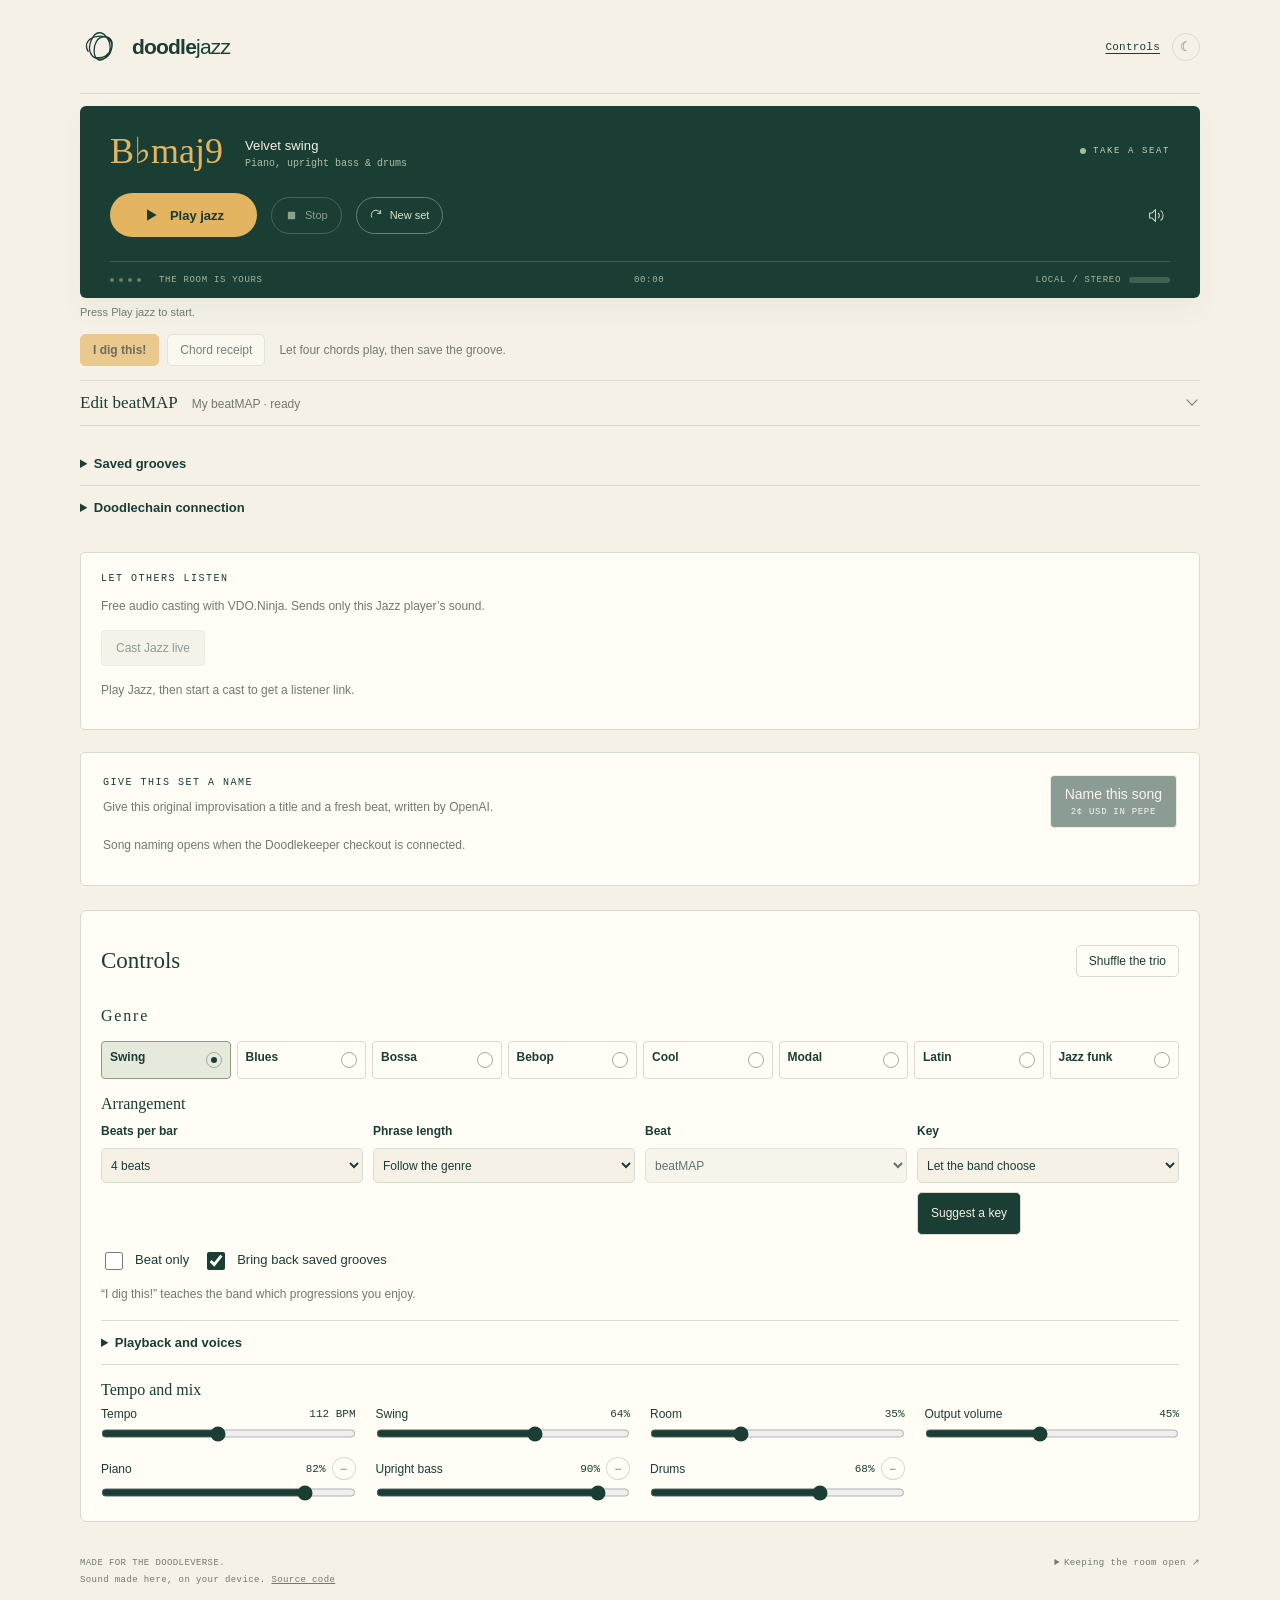
<file: index.html>
<!doctype html>
<html lang="en">
<head>
<meta charset="utf-8">
<meta name="viewport" content="width=device-width, initial-scale=1">
<meta name="color-scheme" content="light dark">
<meta name="description" content="An endless, original jazz trio for the Doodleverse. Original music played locally. Settle in, stay awhile.">
<title>Doodle Jazz · The Doodleverse jazz room</title>
<link rel="canonical" href="https://moswald14.github.io/doodle-jazz/">
<meta name="referrer" content="no-referrer">
<link rel="icon" href="data:image/svg+xml,%3Csvg xmlns='http://www.w3.org/2000/svg' viewBox='0 0 64 64'%3E%3Crect width='64' height='64' rx='16' fill='%231a3d34'/%3E%3Cpath d='M16 41C2 15 52 6 49 30S8 55 19 25 59 31 40 47 20 20 40 19' fill='none' stroke='%23e4b75f' stroke-width='3'/%3E%3C/svg%3E">
<link rel="stylesheet" href="./jazz-theme.css">
<link rel="stylesheet" href="./jazz.css?v=6">
<link rel="stylesheet" href="./jazz-radio.css">
<link rel="stylesheet" href="./jazz-beatmap.css?v=6">
<link rel="stylesheet" href="./jazz-controls.css">
</head>
<body>
<header class="masthead">
  <div class="brand"><svg viewBox="0 0 48 48" fill="none" aria-hidden="true"><path d="M10 30C-2 9 43 3 39 26S3 41 14 16 48 25 31 38 12 12 30 12 39 43 18 37" stroke="currentColor" stroke-width="1.6" stroke-linecap="round"/></svg><h1 class="wordmark">doodle<span>jazz</span></h1></div>
  <div class="edition"><a href="#jazz-controls" class="controls-link">Controls</a><button type="button" class="dark-toggle" id="night" aria-label="Dim the room" aria-pressed="false" title="Dim the room">☾</button></div>
</header>
<main>
  <section class="player" id="player" aria-label="Jazz player">
    <div class="now-row"><div class="now-meta"><span id="chord" class="chord" aria-label="Current chord">B♭maj9</span><div><p class="track-name" id="track-name">Velvet swing</p><div class="track-info" id="track-info">Piano, upright bass &amp; drums</div></div></div><div class="live"><span class="small-dot"></span><span id="live-label">TAKE A SEAT</span></div></div>
    <div class="transport"><div class="transport-left"><button type="button" class="play" id="play"><svg id="play-icon" viewBox="0 0 20 20" fill="currentColor" aria-hidden="true"><path d="M5 2.7L17 10 5 17.3Z"/></svg><span id="play-text">Play jazz</span></button><button type="button" class="quiet-button" id="stop" aria-label="Stop jazz"><svg viewBox="0 0 16 16" fill="currentColor" aria-hidden="true"><rect x="3.5" y="3.5" width="9" height="9" rx=".8"/></svg>Stop</button><button type="button" class="quiet-button" id="new-set" title="Start a fresh improvisation on the next bar"><svg viewBox="0 0 16 16" fill="none" aria-hidden="true"><path d="M12.9 5A5.4 5.4 0 102 10M13 1.8v3.6H9.4" stroke="currentColor" stroke-width="1.2" stroke-linecap="round" stroke-linejoin="round"/></svg>New set</button></div><button type="button" class="icon-button" id="mute" aria-label="Mute jazz" aria-pressed="false"><svg viewBox="0 0 20 20" fill="none" aria-hidden="true"><path d="M3 7h3l4-4v14l-4-4H3ZM13 7c2 1.5 2 4.5 0 6m3-9c4 3 4 9 0 12" stroke="currentColor" stroke-width="1.3" stroke-linejoin="round"/></svg></button></div>
    <div class="session"><div class="session-left"><span class="beat-dots" aria-hidden="true"><i></i><i></i><i></i><i></i></span><span id="position">THE ROOM IS YOURS</span></div><time id="elapsed" aria-label="Playback time">00:00</time><div class="signal-wrap"><span>LOCAL / STEREO</span><meter id="signal" min="0" max="1" value="0" aria-label="Audio output level"></meter></div></div>
  </section>
  <p class="notice" id="status" role="status" aria-live="polite">Press Play jazz to start.</p>
  <div class="groove-actions">
    <button type="button" id="dig-this" disabled>I dig this!</button>
    <button type="button" id="chord-receipt" disabled>Chord receipt</button>
    <p id="dig-status" role="status" aria-live="polite">Let four chords play, then save the groove.</p>
  </div>
  <details class="beatmap-entry" id="beatmap-panel">
    <summary id="beatmap-open"><span>Edit beatMAP</span><span id="beatmap-status" role="status"></span></summary>
    <div class="beatmap-editor">
      <button type="button" id="beatmap-restore">Return to band drums</button>
      <iframe id="beatmap-frame" title="beatMAP drum editor"></iframe>
    </div>
  </details>
  <section id="chord-library" class="groove-shelf" aria-label="Saved grooves" hidden>
    <details>
      <summary>Saved grooves</summary>
      <p id="chord-trail" class="chord-trail" aria-label="Recent chords"></p>
      <p id="library-status" role="status"></p>
      <div id="saved-chords"></div>
    </details>
    <details class="chain-connection">
      <summary>Doodlechain connection</summary>
      <form id="doodlechain-connect">
        <label for="doodlechain-address">Jazz-only HTTPS address</label>
        <div><input id="doodlechain-address" type="url" placeholder="https://" required autocomplete="off" spellcheck="false"><button type="submit">Connect</button></div>
      </form>
      <p id="doodlechain-status" role="status"></p>
    </details>
  </section>
  <section class="jazz-service" aria-label="Live casting">
    <div class="jazz-tool"><h2>LET OTHERS LISTEN</h2><p>Free audio casting with VDO.Ninja. Sends only this Jazz player’s sound.</p><div class="jazz-tool-actions"><button type="button" id="cast-jazz" disabled>Cast Jazz live</button><button type="button" id="stop-cast" hidden>Stop casting</button></div><p id="cast-status" role="status" aria-live="polite">Play Jazz, then start a cast to get a listener link.</p><p id="cast-meter" class="cast-meter"></p>
    <div id="cast-link-row" hidden><label for="cast-link">Listener link</label><input type="url" id="cast-link" readonly spellcheck="false"><div class="jazz-tool-actions"><button type="button" id="cast-copy">Copy listener link</button><a id="cast-listen" href="#" target="_blank" rel="noopener noreferrer">Open listener page ↗</a></div><p>Anyone with this link can listen. Keep Jazz open and this device awake. Pause silences the cast and Stop ends it.</p></div></div>
  </section>
  <section class="naming" aria-labelledby="naming-heading">
    <div class="naming-heading"><div><h2 id="naming-heading">GIVE THIS SET A NAME</h2><p>Give this original improvisation a title and a fresh beat, written by OpenAI.</p></div><button type="button" class="name-song" id="name-song" disabled>Name this song <small>2¢ USD IN PEPE</small></button></div>
    <p id="naming-status" role="status" aria-live="polite">Checking song naming…</p>
    <div class="naming-tools" id="naming-tools" hidden><label for="naming-wallet">Your Ethereum wallet</label><select id="naming-wallet"><option value="">Choose a wallet</option></select><label class="receipt-import">Restore receipt <input type="file" id="naming-import" accept="application/json,.json"></label></div>
    <div id="naming-review" hidden>
      <dl class="naming-details"><div><dt>Payment</dt><dd id="naming-amount"></dd></div><div><dt>To the creator</dt><dd id="naming-recipient"></dd></div><div><dt>From your wallet</dt><dd id="naming-payer"></dd></div><div><dt>Network</dt><dd>Ethereum · original PEPE</dd></div></dl>
      <p>About $0.02 worth of PEPE goes directly to the creator. Ethereum also charges a separate fee in ETH; that fee may exceed the payment.</p>
      <p id="naming-fee">Your wallet shows the final Ethereum network fee.</p><p id="naming-expiry"></p>
      <div class="naming-actions"><button type="button" id="naming-pay">Pay 2¢ in PEPE + network fee</button><button type="button" id="naming-resume" hidden>Check saved payment</button><button type="button" id="naming-retry" hidden>Retry generation · no new payment</button><button type="button" id="naming-download">Save receipt</button></div>
      <p class="naming-hash" id="naming-hash"></p><p class="naming-privacy">Keep your receipt private. It lets you recover the title and beat. Your wallet password and private keys stay in your wallet.</p>
      <div id="naming-recover" hidden><label for="naming-recovery-hash">Transaction hash from your wallet</label><input type="text" id="naming-recovery-hash" placeholder="0x…" autocomplete="off" spellcheck="false"><button type="button" id="naming-check-hash">Check this transaction</button></div>
    </div>
    <div class="naming-result" id="naming-result" hidden><p class="eyebrow">YOUR SET, NAMED</p><h3 id="naming-title"></h3><p id="naming-description"></p><button type="button" id="naming-apply">Apply beat to this set</button><p>The beat joins on the next bar and follows your drum mix. The band remembers the progression and beat for later.</p></div>
  </section>
  <section id="jazz-controls" aria-labelledby="jazz-controls-title">
    <div class="jazz-control-heading">
      <h2 id="jazz-controls-title">Controls</h2>
      <div class="jazz-tool-actions"><button type="button" id="shuffle-settings">Shuffle the trio</button><button type="button" id="undo-shuffle" hidden>Undo shuffle</button></div>
    </div>
    <p id="shuffle-info" role="status" aria-live="polite"></p>
  <section aria-labelledby="style-label"><div class="section-heading"><h2 id="style-label">Genre</h2></div><div class="styles" role="group" aria-label="Jazz genres">
    <button type="button" class="style" data-style="swing" aria-pressed="true"><span><strong>Swing</strong></span><span class="style-indicator" aria-hidden="true"></span></button>
    <button type="button" class="style" data-style="blues" aria-pressed="false"><span><strong>Blues</strong></span><span class="style-indicator" aria-hidden="true"></span></button>
    <button type="button" class="style" data-style="bossa" aria-pressed="false"><span><strong>Bossa</strong></span><span class="style-indicator" aria-hidden="true"></span></button>
    <button type="button" class="style" data-style="bebop" aria-pressed="false"><span><strong>Bebop</strong></span><span class="style-indicator" aria-hidden="true"></span></button>
    <button type="button" class="style" data-style="cool" aria-pressed="false"><span><strong>Cool</strong></span><span class="style-indicator" aria-hidden="true"></span></button>
    <button type="button" class="style" data-style="modal" aria-pressed="false"><span><strong>Modal</strong></span><span class="style-indicator" aria-hidden="true"></span></button>
    <button type="button" class="style" data-style="latin" aria-pressed="false"><span><strong>Latin</strong></span><span class="style-indicator" aria-hidden="true"></span></button>
    <button type="button" class="style" data-style="funk" aria-pressed="false"><span><strong>Jazz funk</strong></span><span class="style-indicator" aria-hidden="true"></span></button>
  </div></section>
    <div id="jazz-arrangement"></div>
    <details class="jazz-playback-options">
      <summary>Playback and voices</summary>
  <section id="radio-tools" class="jazz-tools" aria-label="Continuous playback and voice" hidden>
    <div class="jazz-tool"><h2>KEEP THE ROOM OPEN</h2><button type="button" id="never-stop" aria-pressed="false">Never stop</button><p id="never-stop-status" role="status"></p></div>
    <div class="jazz-tool"><h2>A VOICE IN THE ROOM</h2><label class="voice-switch"><input type="checkbox" id="voice-updates"> Spoken updates on this device</label><p id="voice-status" role="status"></p><p class="clock-color-row"><span id="clock-swatch" aria-hidden="true"></span>DOODLE CLOCK <span id="clock-color"></span></p></div>
  </section>
      <div id="jazz-voices"></div>
    </details>
    <div class="jazz-slider-bank">
      <h3>Tempo and mix</h3>
      <div class="jazz-slider-grid">
        <div class="jazz-slider">
          <div class="mix-head"><label for="tempo">Tempo</label><output id="tempo-value" for="tempo">112 BPM</output></div>
          <input id="tempo" type="range" min="55" max="180" value="112">
        </div>
        <div class="jazz-slider">
          <div class="mix-head"><label for="swing">Swing</label><output id="swing-value" for="swing">64%</output></div>
          <input id="swing" type="range" min="50" max="72" value="64">
        </div>
        <div class="jazz-slider">
          <div class="mix-head"><label for="room">Room</label><output id="room-value" for="room">35%</output></div>
          <input id="room" type="range" min="0" max="100" value="35">
        </div>
        <div class="jazz-slider">
          <div class="mix-head"><label for="volume">Output volume</label><output id="volume-value" for="volume">45%</output></div>
          <input id="volume" type="range" min="0" max="100" value="45">
        </div>
        <div class="jazz-slider">
          <div class="mix-head"><label for="piano">Piano</label><output id="piano-value" for="piano">82%</output><button type="button" data-mute="piano" aria-label="Mute piano" aria-pressed="false">&#8722;</button></div>
          <input id="piano" type="range" min="0" max="100" value="82">
        </div>
        <div class="jazz-slider">
          <div class="mix-head"><label for="bass">Upright bass</label><output id="bass-value" for="bass">90%</output><button type="button" data-mute="bass" aria-label="Mute bass" aria-pressed="false">&#8722;</button></div>
          <input id="bass" type="range" min="0" max="100" value="90">
        </div>
        <div class="jazz-slider">
          <div class="mix-head"><label for="drums">Drums</label><output id="drums-value" for="drums">68%</output><button type="button" data-mute="drums" aria-label="Mute drums" aria-pressed="false">&#8722;</button></div>
          <input id="drums" type="range" min="0" max="100" value="68">
        </div>
      </div>
    </div>
  </section>
</main>
<footer><p>MADE FOR THE DOODLEVERSE.<br>Sound made here, on your device. <a href="https://github.com/moswald14/doodle-jazz">Source code</a></p><details><summary>Keeping the room open ↗</summary><p>Press Play once, then switch windows or minimize the browser. Keep this page open and your computer awake. Closing it or putting the computer to sleep stops the music. If the browser interrupts playback, press Resume jazz.</p><p>The trio writes and plays new phrases as it goes. Piano, plucked bass and percussion are synthesized locally. The instruments run in your browser without a music stream. Your sound settings stay in this browser.</p><p>Keyboard: Space to play or pause. M to mute. N for a new set. Use Chrome or Edge on a computer for background listening.</p></details></footer>
<script type="module" src="./jazz-player.mjs?v=8"></script>
</body>
</html>
</file>
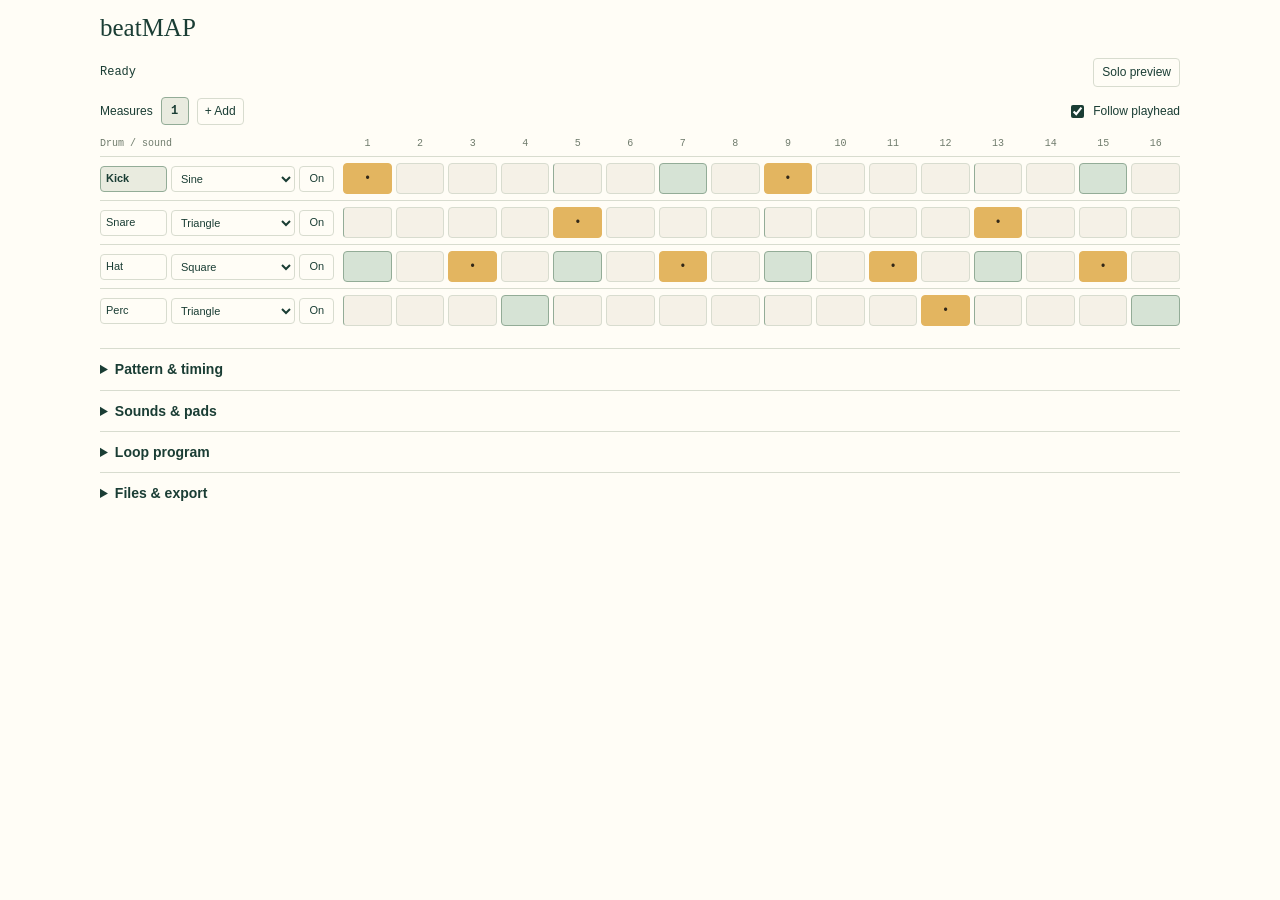
<file: beatmap/index.html>
<!doctype html>
<html lang="en">
<head>
<meta charset="utf-8">
<meta name="viewport" content="width=device-width, initial-scale=1">
<meta name="color-scheme" content="light dark">
<title>beatMAP · Doodle Jazz</title>
<link rel="stylesheet" href="../jazz-theme.css">
<link rel="stylesheet" href="./editor.css?v=6">
<link rel="stylesheet" href="./drum.css?v=6">
<link rel="stylesheet" href="./drum-notes.css?v=6">
</head>
<body>
<main>
  <section class="rhythm-section" aria-labelledby="rhythm-title">
    <h1 id="rhythm-title">beatMAP</h1>
    <div class="drum-top">
      <span id="beat-position" class="live-position">Ready</span>
      <button id="beat-play" aria-pressed="false">Solo preview</button>
    </div>
    <div class="beat-measure-nav">
      <span id="beat-measure-label">Measures</span>
      <div id="beat-measure-pages" role="group" aria-labelledby="beat-measure-label"></div>
      <button id="beat-add-measure" type="button">+ Add</button>
      <label><input id="beat-follow" type="checkbox" checked> Follow playhead</label>
    </div>
    <div id="drum-sequencer" class="drum-sequencer" role="group" aria-label="Drum steps"></div>
    <p id="beat-status" class="beat-status" role="status"></p>
    <div class="beat-menu">
      <details class="beat-menu-section" id="beat-groove">
        <summary>Pattern &amp; timing</summary>
        <div class="beat-menu-content">
          <div class="tempo-controls"><label for="beat-bpm">Preview BPM <input id="beat-bpm" type="number" min="40" max="240" value="110"></label><label for="beat-swing">Swing <input id="beat-swing" type="range" min="0" max="45" value="0"><output id="beat-swing-value">0%</output></label><label for="beat-volume">Drum level <input id="beat-volume" type="range" min="0" max="100" value="45"><output id="beat-volume-value">45%</output></label></div>
          <div class="beat-length-controls"><label for="beat-measures">Measures <select id="beat-measures"><option>1</option><option>2</option><option>3</option><option>4</option><option>5</option><option>6</option><option>7</option><option>8</option></select></label><label for="beat-meter">Time <select id="beat-meter"><option value="3/4">3/4</option><option value="4/4" selected>4/4</option><option value="5/4">5/4</option><option value="6/8">6/8</option><option value="7/8">7/8</option></select></label></div>
          <div class="pattern-tools"><label for="beat-style">Pattern</label><select id="beat-style"><option value="four">Four on the floor</option><option value="broken">Broken beat</option><option value="half">Half-time</option><option value="blank">Blank</option></select><button id="beat-preset">Load preset</button><button id="beat-generate">↻ Vary beat</button></div>
          <div class="measure-tools" role="group" aria-label="Measure editing"><button id="beat-copy-next">Duplicate measure</button><button id="measure-earlier">← Move earlier</button><button id="measure-later">Move later →</button><label>Position <select id="measure-position" aria-label="Move measure to position"></select></label><button id="measure-move">Move here</button><button id="measure-clear">Clear measure</button><button id="measure-remove">Remove measure</button><button id="measure-undo" disabled>↶ Undo measure edit</button><details><summary>Set measure order</summary><label>Order <input id="measure-order" maxlength="40" placeholder="3, 1, 2" aria-label="New measure order"></label><button id="measure-order-apply">Apply order</button><small>Use each current measure number once. Loop-program references follow their original measures.</small></details></div>
          <fieldset class="modifier-frame"><legend>Hit modifiers</legend><div id="modifier-buttons" class="modifier-buttons"></div><div class="beat-mod-tools"><label hidden>HIT MODIFIER<select id="beat-modifier"><option value="edit">Edit hits</option><option value="up">↑ Pitch +1 semitone</option><option value="down">↓ Pitch −1 semitone</option><option value="soft">◇ Softer</option><option value="short">↤ Shorter</option><option value="long">↔ Longer tail</option><option value="double">•• Double-tap</option><option value="triple">••• Triplet roll</option><option value="flam">·• Flam</option><option value="accent">◆ Accent</option><option value="none">× Erase modifier</option></select></label><span>Choose a symbol, then stamp a drum or pad step. Edit returns to normal hit editing.</span></div></fieldset>
        </div>
      </details>
      <details class="beat-menu-section" id="beat-sounds">
        <summary>Sounds &amp; pads</summary>
        <div class="beat-menu-content">
          <section class="wave-bank" aria-label="Saved waveform library">
            <div class="bank-title"><h3>Waveform box</h3><span id="bank-count">6 shapes</span></div>
            <div class="bank-load"><label class="sr-only" for="bank-select">Saved waveform</label><select id="bank-select"></select><svg id="bank-preview" viewBox="0 0 200 42" preserveAspectRatio="none" role="img" aria-label="Selected saved waveform"><line x1="0" x2="200" y1="21" y2="21" stroke="var(--line)"/><path id="bank-path" fill="none" stroke="var(--ink)" stroke-width="1.5" vector-effect="non-scaling-stroke"/></svg><button id="bank-to-drum">Load into selected drum</button><button id="bank-remove" disabled>Remove</button><button id="bank-undo" hidden>Undo remove</button></div>
            <div class="bank-footer"><span id="bank-storage" role="status">Saved waves stay in this browser. Export a backup to keep a copy.</span><div><button id="bank-export">Export library</button><button id="bank-import">Import library</button></div></div>
            <input id="bank-file" type="file" accept=".json,application/json" hidden>
           </section>
          <div class="beat-playground"><section class="drum-pad-panel" aria-label="Numpad drum pads"><div class="pad-heading"><strong>Drum pads</strong><span>NUMPAD</span></div><div class="pad-record-bar"><label class="live-record-switch"><input id="pad-record" type="checkbox" role="switch"><span class="switch-track" aria-hidden="true"></span><strong>LIVE RECORD</strong></label><button id="pad-undo" disabled>Undo take</button></div><div id="drum-pads" class="drum-pads"></div><p id="pad-record-state" role="status">Record adds hits on each loop · snaps to sixteenths.</p><details class="pad-assignments"><summary>Assign pad sounds</summary><div id="pad-assignments"></div></details><details class="pad-sequence"><summary>Recorded pad steps</summary><label>PAD<select id="pad-edit-number"><option value="1">1 · Kick</option><option value="2">2 · Snare</option><option value="3">3 · Hat</option><option value="4">4 · Low tom</option><option value="5">5 · Perc</option><option value="6">6 · Open hat</option><option value="7">7 · Soft kick</option><option value="8">8 · Rim</option><option value="9">9 · High perc</option></select></label><div id="pad-steps"></div><button id="pad-clear">Clear this pad</button></details><button id="drum-pad-stop">0 · Stop</button><p>Numpad 1–9 or tap. Record layers hits each loop; assign any saved wave.</p></section><div class="hit-shaper"><div class="shaper-title"><div><h3 id="shaper-name">Kick</h3></div><button id="hit-preview">▶ Preview hit</button></div><div class="hit-note-controls"><label>BASE NOTE<select id="hit-note" aria-label="Selected drum base note"></select></label><label><input id="hit-note-snap" type="checkbox" checked>Snap pitch to notes</label><button id="hit-snap-now">Snap current</button></div><output id="hit-note-info" class="hit-note-info"></output><div class="hit-knobs">
             <label for="hit-pitch">PITCH <output id="hit-pitch-value">55 Hz</output><input id="hit-pitch" type="range" min="30" max="2000" step="any" value="55"></label>
             <label for="hit-decay">DECAY <output id="hit-decay-value">400 ms</output><input id="hit-decay" type="range" min="30" max="1500" step="10" value="400"></label>
             <label for="hit-sweep">PITCH DROP <output id="hit-sweep-value">24 st</output><input id="hit-sweep" type="range" min="0" max="36" step="1" value="24"></label>
             <label for="hit-noise">NOISE <output id="hit-noise-value">0%</output><input id="hit-noise" type="range" min="0" max="100" value="0"></label>
             <label for="hit-tone">TONE <output id="hit-tone-value">8000 Hz</output><input id="hit-tone" type="range" min="200" max="18000" step="100" value="8000"></label>
             <label for="hit-level">HIT LEVEL <output id="hit-level-value">80%</output><input id="hit-level" type="range" min="0" max="100" value="80"></label>
            </div><p>The note sets this drum voice’s base pitch. Pitch drop and noise still shape the sound; tom/rim pad variants keep their pitch offsets. Changes affect the next hit.</p></div>
            </div>
        </div>
      </details>
      <details class="beat-menu-section" id="drum-program-panel">
        <summary>Loop program</summary>
        <div class="beat-menu-content">
         <div class="program-columns"><div><label for="program-source">YOUR LOOP</label><textarea id="program-source" rows="5" maxlength="4096" spellcheck="false" aria-describedby="program-help"></textarea><p id="program-help">PLAY 1 x2 plays measure 1 twice. GOTO "groove" x3 returns to that label three extra times. Each jump counts across the entire run. END finishes. Maximum 64 measures.</p><div class="program-compose"><label>LABEL<input id="program-label" value="groove" maxlength="24"></label><label>REPEATS<input id="program-count" type="number" min="1" max="16" value="2"></label><button id="program-label-add">＋ Label</button><button id="program-play-add">＋ Editing measure</button><button id="program-goto-add">＋ Go to</button></div></div>
         <div><div class="program-actions"><button id="program-check">Check loop</button><button id="program-play" aria-pressed="false">▶ Preview program solo</button><button id="program-stop">■ Stop</button><label><input id="program-loop" type="checkbox" checked>Loop</label><label><input id="program-chip" type="checkbox" checked>8-bit sound</label><label id="program-live-setting" hidden><input id="program-live" type="checkbox">Play this program in Jazz</label></div><div id="program-route" class="program-route" aria-label="Compiled measure order"></div><p id="program-status" role="status">Build measures above, then arrange them here.</p><div class="program-actions"><button id="program-midi">Export MIDI</button><button id="program-wav">Export 8-bit WAV</button></div><small>MIDI keeps drum notes, timing and repeated hits. 8-bit WAV keeps your sound. beatMAP files keep the editable measures, program, and waveforms.</small>
         <details class="rhythm-math"><summary>✧ Rhythm numbers</summary><div class="program-compose"><label>HITS<input id="rhythm-hits" type="number" min="1" max="20" value="3"></label><label>OVER<select id="rhythm-steps"><option value="8">8 steps</option><option value="16">16 steps</option><option value="0">This measure</option></select></label><label>ROTATE<input id="rhythm-rotate" type="number" min="0" max="31" value="0"></label><button id="rhythm-apply">Stamp selected lane</button></div><p>Evenly spaced hits: try 3 over 8 or 5 over 16. Fills the editing measure; use Undo stamp to restore it.</p><button id="rhythm-undo" disabled>Undo stamp</button><a href="https://www.archive.bridgesmathart.org/2005/bridges2005-47.html" target="_blank" rel="noopener">Euclidean rhythm research ↗</a></details></div></div>
        </div>
      </details>
      <details class="beat-menu-section" id="beat-files">
        <summary>Files &amp; export</summary>
        <div class="beat-menu-content">
          <div class="beatmap-files"><label for="beat-name">Name <input id="beat-name" maxlength="48" value="My beatMAP" placeholder="Name your beatMAP"></label><button id="kit-load">Load beatMAP</button><button id="kit-save" class="primary">Save beatMAP</button><p id="beatmap-status" role="status"></p></div>
          <div class="beat-bottom"><div><label for="beat-bars">WAV length <select id="beat-bars"><option value="0">Full beat</option><option value="1">1 measure</option><option value="2" selected>2 measures</option><option value="4">4 measures</option><option value="8">8 measures</option></select></label><label class="beat-loop-label"><input id="beat-loop-export" type="checkbox"> Exact loop</label><button id="beat-export">Export beat WAV</button></div></div>
        </div>
      </details>
    </div>
    <input id="kit-file" type="file" accept=".json,application/json" hidden>
  </section>
</main>
<script defer src="./effects-dsp.js"></script>
<script defer src="./amp-tone.js"></script>
<script defer src="./studio-dsp.js"></script>
<script defer src="./wave-library.js"></script>
<script defer src="./drum-notes.js"></script>
<script defer src="./drum-dsp.js?v=5"></script>
<script defer src="./midi-io.js"></script>
<script defer src="./drum-program.js"></script>
<script defer src="./editor-host.js"></script>
<script defer src="./drum-ui.js?v=7"></script>
<script defer src="./drum-pads.js?v=5"></script>
<script defer src="./drum-notes-ui.js"></script>
<script defer src="./hit-modifiers.js"></script>
<script defer src="./drum-program-ui.js?v=6"></script>
<script defer src="./pad-wave-editor.js"></script>
<script defer src="./measure-editing.js"></script>
<script type="module" src="./editor-actions.mjs?v=8"></script>
</body>
</html>
</file>
<file: jazz-theme.css>
:root {
  color-scheme: light;
  --paper: #f5f1e7;
  --ink: #1a3d34;
  --muted: #6f7b6c;
  --line: #d8dccf;
  --gold: #e3b560;
  --soft: #e9ebdf;
  --white: #fffdf6;
  --mono: Consolas, 'Courier New', monospace;
}

:root.night {
  color-scheme: dark;
  --paper: #151f1b;
  --ink: #d4dfcb;
  --muted: #92a38a;
  --line: #3a493c;
  --soft: #263228;
  --white: #202b23;
}
</file>
<file: jazz.css>
:root{font-family:'Segoe UI',Arial,sans-serif;color:var(--ink);background:var(--paper);font-synthesis:none}
*{box-sizing:border-box}body{margin:0}button,input{font:inherit}button{cursor:pointer;color:inherit}button:disabled{cursor:wait;opacity:.6}button,input{touch-action:manipulation}button:focus-visible,input:focus-visible,summary:focus-visible,a:focus-visible{outline:3px solid #b16b2e;outline-offset:5px}button{ -webkit-tap-highlight-color:transparent}a{color:inherit}main,.masthead,footer{width:min(1120px,calc(100% - 88px));margin:auto}.masthead{height:94px;border-bottom:1px solid var(--line);display:flex;justify-content:space-between;align-items:center}.brand{display:flex;align-items:center;gap:13px}.brand svg{width:39px;height:39px}.wordmark{font-size:21px;font-weight:650;letter-spacing:-.8px}.wordmark span{font-weight:350}.edition{font:10px var(--mono);letter-spacing:1.7px;display:flex;align-items:center;gap:12px}.small-dot{height:6px;width:6px;background:var(--ink);border-radius:50%;display:inline-block}.hero{display:grid;grid-template-columns:1.2fr 1fr;gap:28px;align-items:center;padding:48px 0 42px}.eyebrow,.section-label{font:10px var(--mono);letter-spacing:2px;font-weight:500}.eyebrow{display:flex;align-items:center;gap:11px;margin:0 0 23px}.eyebrow::before{content:'';height:1px;width:28px;background:#b1894d}h1{font-family:Georgia,'Times New Roman',serif;font-size:clamp(48px,5.9vw,77px);font-weight:400;letter-spacing:-3.6px;line-height:1.04;margin:0 0 24px}h1 em{font-weight:400;color:#73806a}.intro{font-size:14px;line-height:1.85;color:var(--muted);max-width:350px;margin:0}.hero-note{display:flex;align-items:center;gap:9px;font:10px var(--mono);letter-spacing:.6px;margin-top:30px}.hero-note svg{width:16px;height:16px}.sleeve{position:relative;width:min(100%,390px);aspect-ratio:1;justify-self:end;background:#e9ecdf;border:1px solid #d8ddcd;border-radius:4px;overflow:hidden;display:grid;place-items:center}.sleeve-label{position:absolute;top:22px;left:24px;font:9px var(--mono);letter-spacing:1.9px;z-index:1}.sleeve-number{position:absolute;right:21px;top:19px;font:21px Georgia,serif;color:#7a876e}.record{width:86%;height:86%;transform-origin:center;animation:turn 85s linear infinite;animation-play-state:paused}.playing .record{animation-play-state:running}.record circle,.record path{vector-effect:non-scaling-stroke}.sleeve-foot{position:absolute;bottom:20px;left:24px;right:24px;display:flex;justify-content:space-between;font:8px var(--mono);letter-spacing:1.7px;color:#6a765f}.sleeve::after{content:'';position:absolute;inset:0;background-image:url("data:image/svg+xml,%3Csvg viewBox='0 0 180 180' xmlns='http://www.w3.org/2000/svg'%3E%3Cfilter id='n'%3E%3CfeTurbulence type='fractalNoise' baseFrequency='.7' numOctaves='3' stitchTiles='stitch'/%3E%3C/filter%3E%3Crect width='100%25' height='100%25' opacity='.2' filter='url(%23n)'/%3E%3C/svg%3E");opacity:.15;pointer-events:none;mix-blend-mode:multiply}
.player{color:var(--paper);background:var(--ink);border-radius:6px;padding:27px 30px 0;box-shadow:0 12px 26px #1a3d340b}.now-row{display:flex;align-items:center;justify-content:space-between;gap:20px}.now-meta{display:flex;align-items:center;gap:17px}.chord{font-family:Georgia,serif;font-size:36px;line-height:1;min-width:118px;color:var(--gold);font-variant-numeric:tabular-nums}.track-name{font-size:13px;letter-spacing:.1px;margin:5px 0}.track-info{font:10px var(--mono);color:#afbfac}.live{font:9px var(--mono);letter-spacing:1.6px;display:flex;align-items:center;gap:7px;color:#c4d3bd;white-space:nowrap}.live .small-dot{background:#a4bda1}.playing .live .small-dot{background:var(--gold);box-shadow:0 0 0 4px #e3b56018}.transport{padding:24px 0;display:flex;align-items:center;justify-content:space-between;gap:18px}.transport-left{display:flex;align-items:center;gap:14px}.play{display:flex;gap:11px;align-items:center;justify-content:center;min-width:147px;padding:14px 23px;border:0;background:var(--gold);border-radius:28px;color:#173a31;font-size:13px;font-weight:650}.play:hover{background:#efc779}.play svg{width:16px;height:16px}.quiet-button{border:1px solid #698071;background:transparent;color:#d9e4d1;padding:11px 13px;border-radius:24px;font-size:11px;display:flex;align-items:center;gap:7px}.quiet-button:hover{border-color:var(--gold);color:var(--gold)}.quiet-button svg{width:13px;height:13px}.volume{display:flex;align-items:center;gap:13px}.volume label{font:9px var(--mono);color:#acbfa9;letter-spacing:1.3px}.volume input{width:106px;accent-color:var(--gold)}.volume output{font:11px var(--mono);color:#d2ddc9;min-width:31px}.icon-button{border:0;background:transparent;color:#c6d5bf;display:grid;place-items:center;padding:6px;border-radius:50%}.icon-button svg{width:17px;height:17px}.icon-button[aria-pressed=true]{color:var(--gold)}input[type=range]{cursor:pointer;accent-color:var(--ink);height:17px;margin:0;min-width:0}.player input[type=range]{accent-color:var(--gold)}.session{display:flex;justify-content:space-between;align-items:center;gap:10px;border-top:1px solid #426053;padding:13px 0;font:9px var(--mono);letter-spacing:.7px;color:#a5b99f}.session-left{display:flex;align-items:center;gap:18px}.beat-dots{display:flex;gap:5px}.beat-dots i{height:4px;width:4px;display:block;border-radius:50%;background:#6c816a}.beat-dots i.active{background:var(--gold);box-shadow:0 0 5px #e3b56070}.signal-wrap{display:flex;align-items:center;gap:8px}meter{width:41px;height:6px;border:0;appearance:none;background:#426053;border-radius:3px;overflow:hidden}meter::-webkit-meter-bar{background:#426053;border:0;height:6px}meter::-webkit-meter-optimum-value{background:var(--gold)}meter::-moz-meter-bar{background:var(--gold)}.notice{font-size:11px;min-height:28px;margin:0;padding:8px 0 0;color:var(--muted)}
.section-heading{display:flex;justify-content:space-between;align-items:center;margin:26px 0 15px}.section-heading h2{font:10px var(--mono);font-weight:400;letter-spacing:1.8px;margin:0}.section-heading span{font:10px var(--mono);color:var(--muted)}.styles{display:grid;grid-template-columns:repeat(3,1fr);gap:12px}.style{border:1px solid var(--line);background:transparent;border-radius:4px;display:flex;align-items:center;justify-content:space-between;padding:17px 18px;text-align:left;gap:10px;transition:background .16s,border-color .16s}.style[aria-pressed=true]{background:#e6eadc;border-color:#8c9c80}.style:hover{background:#eceee2}.style strong{display:block;font:18px Georgia,serif;font-weight:400;margin-bottom:6px}.style small{font:9px var(--mono);color:var(--muted);letter-spacing:.5px}.style-icon{height:26px;width:26px;opacity:.7;flex-shrink:0}.style-indicator{height:16px;width:16px;border:1px solid #a3ae97;border-radius:50%;display:grid;place-items:center}.style[aria-pressed=true] .style-indicator::after{content:'';height:6px;width:6px;border-radius:50%;background:var(--ink)}.settings{display:grid;grid-template-columns:1.12fr 1fr;gap:39px;padding:30px 0 27px;border-bottom:1px solid var(--line);margin-top:7px}.settings h2{font:10px var(--mono);font-weight:400;letter-spacing:1.8px;margin:0 0 19px}.mix{display:grid;grid-template-columns:repeat(3,1fr);gap:20px}.mix-head{display:flex;align-items:center;justify-content:space-between;margin-bottom:10px;font-size:12px}.mix-head button{background:transparent;border:1px solid var(--line);height:23px;width:24px;border-radius:50%;font-size:12px;padding:0;color:#708066}.mix-head button[aria-pressed=true]{background:var(--ink);color:var(--paper);border-color:var(--ink)}.mix input{width:100%}.mix-caption{font:8px var(--mono);letter-spacing:.3px;color:var(--muted);margin-top:7px;display:block}.feel-grid{display:grid;grid-template-columns:repeat(3,1fr);gap:21px}.feel label{font-size:12px;display:flex;align-items:center;justify-content:space-between;gap:5px;margin-bottom:10px}.feel output{font:10px var(--mono);color:var(--muted)}.feel input{width:100%}footer{display:flex;justify-content:space-between;align-items:flex-start;gap:24px;padding:23px 0 29px;color:var(--muted);font:9px var(--mono);letter-spacing:.4px}footer p{margin:0;line-height:1.8}details{max-width:385px;text-align:right}summary{cursor:pointer;line-height:1.8}details p{margin-top:11px;line-height:1.8;text-align:left;letter-spacing:0;font:11px/1.8 'Segoe UI',Arial,sans-serif}.sr-only{position:absolute;width:1px;height:1px;padding:0;margin:-1px;overflow:hidden;clip:rect(0,0,0,0);white-space:nowrap;border:0}.error{color:#a24225}.dark-toggle{background:transparent;border:1px solid var(--line);border-radius:50%;width:28px;height:28px;display:grid;place-items:center;font-size:13px;color:var(--muted)}.night .player{background:#203b30;color:#e9eddd}.night .play{color:#173a31}.night .sleeve{background:#283c2e;border-color:#40543d}.night .style[aria-pressed=true]{background:#2c3c2c;border-color:#63795c}.night .style:hover{background:#283728}.night .mix-head button[aria-pressed=true]{color:#152719}.night .record .record-disc{fill:#15382d}.night .sleeve-label{color:#b1bfa0}.night .sleeve-number,.night .sleeve-foot{color:#92a087}.night .chord{color:var(--gold)}
@keyframes turn{to{transform:rotate(360deg)}}@media(prefers-reduced-motion:reduce){*,*::before,*::after{animation:none!important;transition:none!important}}
@media(min-width:1500px){.hero{padding-top:55px;padding-bottom:49px}}
@media(max-width:800px){main,.masthead,footer{width:calc(100% - 48px)}.hero{gap:15px;padding:35px 0}.sleeve{width:100%}h1{font-size:54px;letter-spacing:-2.7px}.edition{font-size:8px;letter-spacing:.8px}.settings{gap:23px;grid-template-columns:1fr}.styles{gap:8px}.style{padding:15px 12px}.style strong{font-size:16px}.style small{font-size:8px}.transport-left{gap:8px}.player{padding:23px 23px 0}.volume{gap:7px}.volume input{width:75px}.volume label{display:none}.quiet-button{padding:11px 12px}.mix{gap:28px}.session{font-size:8px}.intro{font-size:12px}.hero-note{font-size:8px}.sleeve-label{top:17px;left:17px;font-size:7px}.sleeve-foot{bottom:14px;left:17px;right:17px;font-size:6px}.sleeve-number{font-size:16px}.now-meta{gap:9px}.chord{font-size:31px;min-width:105px}.track-name{font-size:12px}.track-info{font-size:9px}}
@media(max-width:560px){main,.masthead,footer{width:calc(100% - 36px)}.masthead{height:74px}.wordmark{font-size:18px}.brand svg{width:31px;height:31px}.brand{gap:8px}.edition>span,.edition>.small-dot{display:none}.hero{grid-template-columns:1fr;gap:22px;padding:28px 0}.eyebrow{font-size:8px;letter-spacing:1.6px;margin-bottom:17px}h1{font-size:58px;letter-spacing:-3px;margin-bottom:18px}.intro{font-size:13px;max-width:325px}.hero-note{margin-top:19px;font-size:8px}.sleeve{display:none}.player{padding:23px 19px 0}.now-row{align-items:flex-start;gap:5px}.now-meta{gap:10px}.chord{font-size:29px;min-width:95px}.track-name{font-size:11px}.track-info{font-size:8px;line-height:1.7}.live{font-size:7px;letter-spacing:.7px;gap:5px;padding-top:3px}.live .small-dot{width:4px;height:4px}.transport{flex-wrap:wrap;padding:21px 0 17px;gap:21px}.transport-left{width:100%;gap:10px}.play{min-width:140px;flex:1;font-size:12px}.quiet-button{font-size:10px;padding:11px 12px}.volume{width:100%;gap:12px}.volume label{display:block;font-size:8px}.volume input{flex:1;width:100px}.volume output{font-size:10px}.session{padding:13px 0;gap:7px;letter-spacing:.2px;font-size:7px}.session-left{gap:10px}.signal-wrap>span{display:none}meter{width:27px}.section-heading{margin-top:19px}.section-heading h2{font-size:9px;letter-spacing:1.2px}.section-heading span{font-size:8px}.styles{gap:6px}.style{padding:13px 9px;position:relative;min-height:83px;align-items:flex-start}.style strong{font-size:15px;line-height:1.15;margin:0 0 8px;max-width:75px}.style small{font-size:7px;line-height:1.5;display:block}.style-indicator{height:10px;width:10px;position:absolute;right:7px;top:9px}.style[aria-pressed=true] .style-indicator::after{width:4px;height:4px}.settings{padding:27px 0;gap:28px}.mix{gap:18px}.feel-grid{gap:18px}.settings h2{font-size:9px;letter-spacing:1.3px;margin-bottom:17px}.mix-head,.feel label{font-size:11px}footer{flex-direction:column;gap:12px;font-size:8px;padding-top:20px}details{text-align:left;max-width:none}.notice{font-size:10px;padding-top:9px;min-height:29px}}

.keeper-return{font:10px var(--mono);letter-spacing:.3px;text-decoration:none;border-bottom:1px solid var(--line);padding:5px 0;white-space:nowrap}.keeper-return:hover{color:var(--ink);border-color:var(--ink)}
.jazz-tools{display:grid;grid-template-columns:1fr 1fr;gap:18px;margin:20px 0}.jazz-tool{border:1px solid var(--line);border-radius:5px;padding:20px;background:var(--white);font:12px/1.7 'Segoe UI',Arial,sans-serif;min-width:0}.jazz-tool h2{font:10px var(--mono);letter-spacing:1.5px;margin:0 0 12px}.jazz-tool p{margin:8px 0;color:var(--muted)}.jazz-tool-actions{display:flex;align-items:center;flex-wrap:wrap;gap:10px;margin:14px 0}.jazz-tool button,.jazz-tool-actions a{border:1px solid var(--line);border-radius:4px;padding:10px 14px;background:var(--soft);color:var(--ink);font:12px 'Segoe UI',Arial,sans-serif;text-decoration:none;cursor:pointer}.jazz-tool button:disabled{opacity:.5;cursor:default}.jazz-tool [hidden]{display:none!important}.jazz-tool input[type=url]{display:block;width:100%;box-sizing:border-box;padding:10px;margin-top:6px;border:1px solid var(--line);border-radius:4px;background:var(--paper);color:var(--ink);font:11px var(--mono)}.jazz-tool .cast-meter{font:10px var(--mono)}.jazz-tool .error{color:#a24225}.night .jazz-tool .error{color:#f2a583}@media(max-width:700px){.jazz-tools{grid-template-columns:1fr;gap:12px}.jazz-tool{padding:17px}}
.naming{margin:22px 0;padding:22px;border:1px solid var(--line);border-radius:5px;background:var(--white);font:12px/1.6 'Segoe UI',Arial,sans-serif}.naming [hidden]{display:none!important}.naming-heading{display:flex;align-items:center;justify-content:space-between;gap:20px}.naming h2{font:10px var(--mono);letter-spacing:1.5px;margin:0 0 10px}.naming p{margin:8px 0;color:var(--muted)}.naming button{border:1px solid var(--line);border-radius:4px;background:var(--soft);color:var(--ink);padding:10px 14px;font:12px 'Segoe UI',Arial,sans-serif;cursor:pointer}.naming .name-song{background:var(--ink);color:var(--paper);white-space:nowrap;font-size:14px}.name-song small{display:block;font:9px var(--mono);letter-spacing:.7px;margin-top:5px}.naming button:disabled{opacity:.5;cursor:default}.naming-tools,.naming-actions{display:flex;align-items:center;flex-wrap:wrap;gap:10px;margin:14px 0}.naming select,.naming input[type=text]{max-width:100%;padding:9px;border:1px solid var(--line);border-radius:4px;color:var(--ink);background:var(--paper)}.naming input[type=text]{width:100%;margin:8px 0}.receipt-import{margin-left:auto;cursor:pointer}.receipt-import input{display:block;max-width:190px;font-size:10px}.naming-details{border-top:1px solid var(--line);padding-top:15px}.naming-details>div{display:grid;grid-template-columns:115px minmax(0,1fr);gap:10px;margin:6px 0}.naming-details dt{color:var(--muted)}.naming-details dd{margin:0;overflow-wrap:anywhere;font:11px/1.7 var(--mono)}.naming-hash{overflow-wrap:anywhere;font:10px/1.6 var(--mono)}.naming .naming-privacy{font-size:10px}.naming-result{padding:18px 0 0;margin-top:18px;border-top:1px solid var(--line)}.naming-result h3{font:30px/1.2 Georgia,serif;margin:12px 0;overflow-wrap:anywhere}.naming .error{color:#a24225}.night .naming .error{color:#f2a583}@media(max-width:560px){.naming{padding:17px}.naming-heading{align-items:stretch;flex-direction:column;gap:8px}.naming .name-song{width:100%}.naming-details>div{grid-template-columns:1fr;gap:2px;margin:12px 0}.receipt-import{margin-left:0}.naming-actions button{width:100%}.naming-result h3{font-size:25px}}
</file>
<file: jazz-radio.css>
/* SPDX-License-Identifier: GPL-3.0-only */
.band-controls,.band-voices{border:1px solid var(--line);border-radius:6px;padding:22px;margin:22px 0;font-size:12px;line-height:1.7}
.band-controls h2,.band-voices h2{font:11px var(--mono);letter-spacing:1.7px;margin:0 0 18px}.band-control-grid{display:grid;grid-template-columns:repeat(5,minmax(0,1fr));gap:18px;margin:18px 0}.band-control-grid label{display:block;font-weight:600;margin-bottom:7px}.band-control-grid select,.band-voice-choices select{display:block;width:100%;min-height:42px;padding:8px;background:var(--paper);color:var(--ink);border:1px solid var(--line);border-radius:5px;font:inherit}.band-controls button,.band-voices button,.voice-file{border:1px solid var(--line);background:var(--ink);color:var(--paper);border-radius:5px;padding:10px 13px;font:12px inherit;cursor:pointer}.band-control-grid button{margin-top:9px}.band-toggle{display:flex;align-items:center;gap:9px;margin:13px 0;font-size:13px}.band-toggle input{width:18px;height:18px;accent-color:var(--ink)}.band-controls p,.band-voices p{color:var(--muted)}.band-voice-choices{display:flex;align-items:end;flex-wrap:wrap;gap:13px;margin-top:17px}.band-voice-choices label{min-width:150px}.band-voices .jazz-tool-actions{align-items:center;flex-wrap:wrap}.voice-file input{display:block;max-width:220px;margin-top:6px;font-size:10px}.band-voices a{color:var(--ink)}#voice-test{margin:8px 0}#voice-check-status{font-size:11px}
@media(max-width:760px){.band-control-grid{grid-template-columns:repeat(2,minmax(0,1fr))}.band-voice-choices{align-items:stretch;flex-direction:column}.band-controls,.band-voices{padding:17px}}
.styles{grid-template-columns:repeat(4,minmax(0,1fr))}
.style{min-width:0}.style strong{font-size:14px}
[hidden]{display:none!important}
#radio-tools .jazz-tool>button,.chord-library button{border:1px solid var(--line);border-radius:6px;background:var(--ink);color:var(--paper);padding:11px 16px;font-size:13px}
#never-stop[aria-pressed=true]{background:var(--gold);color:var(--ink);border-color:var(--gold)}
.voice-switch{display:flex;align-items:center;gap:10px;font-size:14px;font-weight:600}.voice-switch input{width:18px;height:18px;accent-color:var(--ink)}
.jazz-tool details{font-size:11px;line-height:1.7}.jazz-tool summary{cursor:pointer}.jazz-tool .radio-small{font-size:10px}
.clock-color-row{display:flex;align-items:center;gap:9px;font:11px var(--mono)}#clock-swatch{display:inline-block;width:16px;height:16px;border-radius:50%;border:1px solid var(--line)}
.chord-library{border:1px solid var(--line);border-radius:6px;padding:23px;margin:22px 0 32px;font-size:12px;line-height:1.7}.chord-library>p{color:var(--muted)}
.chord-library .chord-trail{font:20px/1.7 Georgia,serif;color:var(--ink);overflow-wrap:anywhere}.chord-library .section-heading{margin:0}
.chord-library summary{cursor:pointer;font-weight:600}.chord-library details{margin-top:18px;border-top:1px solid var(--line);padding-top:16px}
#saved-chords article{padding:18px 0;border-top:1px solid var(--line)}#saved-chords h3{font:17px Georgia,serif;margin:0}#saved-chords p{margin:8px 0;color:var(--muted)}
#saved-chords audio{display:block;width:min(100%,520px);margin:12px 0}#saved-chords button{font-size:11px;padding:8px 12px;margin-right:14px}#saved-chords .saved-chord-names{font:16px Georgia,serif;color:var(--ink)}
.radio-mode .transport-left{flex-wrap:wrap}.radio-mode .play{min-width:178px}.radio-mode .volume label{letter-spacing:.3px;white-space:nowrap}
.radio-mode .naming{margin-top:28px}.radio-mode button:disabled{cursor:default}.radio-mode .live{font-size:8px;letter-spacing:.7px}
@media(max-width:760px){.styles{grid-template-columns:repeat(2,minmax(0,1fr))}.radio-mode .transport{align-items:flex-start;flex-direction:column}.radio-mode .now-row{align-items:flex-start;flex-direction:column;gap:12px}.radio-mode .volume{align-self:stretch}.radio-mode .volume input{flex:1}.radio-mode .transport-left{gap:8px}.radio-mode .quiet-button{padding:11px}}
@media(max-width:400px){.chord-library{padding:17px}.radio-mode .play{min-width:160px;padding:13px 16px}.radio-mode .transport-left{gap:7px}}
</file>
<file: jazz-beatmap.css>
.beatmap-entry {
  max-width: none;
  margin: 0 0 24px;
  border-block: 1px solid var(--line);
  text-align: left;
}

#beatmap-open {
  display: flex;
  align-items: baseline;
  flex-wrap: wrap;
  gap: 4px 14px;
  position: relative;
  padding: 12px 30px 12px 0;
  cursor: pointer;
  list-style: none;
  font: 17px Georgia, serif;
}

#beatmap-open::-webkit-details-marker { display: none; }
#beatmap-open::after {
  content: '';
  position: absolute;
  top: 15px;
  right: 4px;
  width: 7px;
  height: 7px;
  border: solid var(--muted);
  border-width: 0 1.5px 1.5px 0;
  transform: rotate(45deg);
}

.beatmap-entry[open] #beatmap-open::after { top: 20px; transform: rotate(225deg); }
#beatmap-status { color: var(--muted); font: 12px/1.5 'Segoe UI', Arial, sans-serif; overflow-wrap: anywhere; }

.beatmap-editor {
  border: 1px solid var(--line);
  border-bottom: 0;
  border-radius: 6px 6px 0 0;
  background: var(--white);
}

#beatmap-restore {
  display: block;
  margin: 6px 14px 0 auto;
  padding: 5px 0;
  border: 0;
  background: transparent;
  color: var(--ink);
  font-size: 11px;
  text-decoration: underline;
  text-decoration-color: var(--muted);
  text-underline-offset: 3px;
}

#beatmap-frame { display: block; width: 100%; height: 0; border: 0; }
</file>
<file: jazz-controls.css>
.controls-link { font-size: 11px; letter-spacing: .02em; color: var(--ink); text-underline-offset: 3px; }
.masthead .wordmark { margin: 0; font-family: inherit; }
main { padding-top: 12px; }
.transport > #mute { flex: none; }
.groove-actions {
  display: flex;
  align-items: center;
  flex-wrap: wrap;
  gap: 8px;
  margin: 8px 0 14px;
}
.groove-actions p { margin: 0 0 0 6px; color: var(--muted); font-size: 12px; }
.groove-actions button, .groove-shelf button, #jazz-controls .jazz-control-heading button {
  border: 1px solid var(--line);
  border-radius: 5px;
  padding: 8px 12px;
  background: var(--white);
  color: var(--ink);
  font: 12px 'Segoe UI', Arial, sans-serif;
}
.groove-actions #dig-this { border-color: var(--gold); background: var(--gold); color: #292314; font-weight: 600; }
.groove-actions #dig-this:disabled { opacity: .65; cursor: default; }
.groove-shelf { margin: -8px 0 22px; }
.groove-shelf details, .jazz-playback-options { max-width: none; text-align: left; }
.groove-shelf details + details { border-top: 1px solid var(--line); }
.groove-shelf summary, .jazz-playback-options summary { padding: 10px 0; color: var(--ink); font-size: 13px; font-weight: 600; }
.groove-shelf #library-status:empty, .groove-shelf .chord-trail:empty { display: none; }
.groove-shelf #saved-chords article { padding: 12px 0; }
.groove-shelf #saved-chords .jazz-tool-actions { flex-wrap: wrap; gap: 6px; }
.groove-shelf #saved-chords button { margin: 0; }
.groove-shelf .saved-passage h3 { font: 17px Georgia, serif; }
.groove-shelf .chord-trail { font: 14px/1.6 Georgia, serif; color: var(--ink); overflow-wrap: anywhere; }
.chain-connection form { padding: 4px 0; }
.chain-connection label { display: block; margin-bottom: 6px; font-size: 12px; }
.chain-connection form > div { display: flex; gap: 7px; }
.chain-connection input { width: min(100%, 410px); min-width: 0; border: 1px solid var(--line); border-radius: 5px; padding: 7px; background: var(--white); color: var(--ink); }
#doodlechain-status { color: var(--muted); }
.jazz-service { margin: 22px 0; }

#jazz-controls {
  margin: 24px 0 10px;
  padding: 20px;
  border: 1px solid var(--line);
  border-radius: 6px;
  background: var(--white);
  scroll-margin-top: 16px;
}
.jazz-control-heading { display: flex; align-items: center; justify-content: space-between; gap: 10px; flex-wrap: wrap; }
#jazz-controls-title { margin: 0; font: 23px Georgia, serif; }
#jazz-controls .section-heading { margin: 16px 0 8px; }
#jazz-controls .section-heading h2, #jazz-controls h3 { margin: 0 0 8px; font: 16px Georgia, serif; }
#jazz-controls #shuffle-info { color: var(--muted); font-size: 12px; }
#jazz-controls #shuffle-info:empty { display: none; }
#jazz-controls .styles { grid-template-columns: repeat(4, minmax(0, 1fr)); gap: 6px; }
#jazz-controls .style { min-height: 38px; padding: 8px; }
#jazz-controls .style strong { font: 600 12px 'Segoe UI', Arial, sans-serif; }
#jazz-controls .band-controls, #jazz-controls .band-voices { border: 0; padding: 0; margin: 16px 0; }
#jazz-controls .band-control-grid { grid-template-columns: repeat(4, minmax(0, 1fr)); gap: 10px; margin: 8px 0; }
#jazz-controls .band-control-grid select { min-height: 35px; padding: 5px; }
#jazz-controls .band-toggle { display: inline-flex; margin: 6px 14px 6px 0; }
#jazz-controls .band-controls p { margin: 5px 0; }
#jazz-controls .band-controls p:empty { display: none; }
.jazz-playback-options { border-block: 1px solid var(--line); }
.jazz-playback-options #radio-tools { margin: 0; }
.jazz-playback-options #radio-tools .jazz-tool { padding: 12px; }
.jazz-slider-bank { padding-top: 16px; }
.jazz-slider-grid { display: grid; grid-template-columns: repeat(4, minmax(0, 1fr)); gap: 15px 20px; }
.jazz-slider { min-width: 0; }
.jazz-slider .mix-head { gap: 6px; margin-bottom: 4px; }
.jazz-slider .mix-head output { margin-left: auto; white-space: nowrap; font: 11px var(--mono); }
.jazz-slider input { display: block; width: 100%; accent-color: var(--ink); }

@media (min-width: 900px) {
  #jazz-controls .styles { grid-template-columns: repeat(8, minmax(0, 1fr)); }
}
@media (max-width: 700px) {
  #jazz-controls { padding: 14px; }
  #jazz-controls .band-control-grid, .jazz-slider-grid { grid-template-columns: repeat(2, minmax(0, 1fr)); }
  #jazz-controls .style { min-height: 37px; padding: 6px; }
  #jazz-controls .style-indicator { display: none; }
}
@media (max-width: 560px) {
  #player .transport { gap: 8px; flex-wrap: nowrap; }
  #player .transport-left { width: auto; flex-wrap: wrap; gap: 6px; }
  #player .quiet-button { padding-inline: 8px; }
  .groove-actions p { flex-basis: 100%; margin: 1px 0 0; }
}
</file>
<file: beatmap/editor.css>
:root {
  --playhead: #98611f;
  --playhead-wash: #faedce;
  --beat-hit: #d6e3d5;
  --beat-hit-line: #93ac97;
  --gold-ink: #312718;
  font: 14px/1.45 'Segoe UI', Arial, sans-serif;
  background: var(--white);
  color: var(--ink);
}
:root.night {
  --playhead: var(--gold);
  --playhead-wash: #51422d;
  --beat-hit: #385343;
  --beat-hit-line: #668571;
}
* { box-sizing: border-box; }
body { margin: 0; }
main { max-width: 1120px; margin: auto; padding: 14px 20px 20px; }
:root[data-embedded] { overflow: hidden; }
:root[data-embedded] #rhythm-title { position: absolute; width: 1px; height: 1px; overflow: hidden; clip-path: inset(50%); }
#rhythm-title { margin: 0 0 16px; font: 25px Georgia, serif; }
.rhythm-section { min-width: 0; }
[hidden] { display: none !important; }
.sr-only { position: absolute; width: 1px; height: 1px; overflow: hidden; clip-path: inset(50%); }
button, input, select, textarea { font: inherit; }
button, input:not([type=range], [type=checkbox]), select, textarea {
  max-width: 100%;
  border: 1px solid var(--line);
  border-radius: 4px;
  padding: 5px 8px;
  color: var(--ink);
  background: var(--white);
}
button { cursor: pointer; }
button:hover:not(:disabled) { border-color: var(--muted); }
button[aria-pressed="true"], button.primary { background: var(--soft); border-color: var(--beat-hit-line); }
button:disabled { opacity: .55; cursor: default; }
:focus-visible { outline: 2px solid var(--playhead); outline-offset: 2px; }
input[type=range], input[type=checkbox] { accent-color: var(--ink); }
a, summary { color: var(--ink); }
label { display: inline-flex; flex-wrap: wrap; align-items: center; gap: 6px; }
summary { cursor: pointer; }
small { color: var(--muted); }

.beat-menu { margin-top: 16px; border-top: 1px solid var(--line); }
.beat-menu-section > summary {
  padding: 10px 0;
  font-weight: 600;
}
.beat-menu-section + .beat-menu-section { border-top: 1px solid var(--line); }
.beat-menu-content { padding: 4px 0 14px; }
.beatmap-files, .measure-tools, .program-actions, .program-compose, .program-route,
.modifier-buttons, .pocket-controls, .pad-record-bar, .hit-note-controls {
  display: flex;
  flex-wrap: wrap;
  align-items: center;
  gap: 7px;
}
.beatmap-files p { flex-basis: 100%; margin: 0; color: var(--muted); font-size: 12px; }
.beatmap-files p:empty { display: none; }
.measure-tools { margin: 10px 0; }
.measure-tools select { max-width: 65px; }
.modifier-frame, .wave-bank, .drum-pad-panel, .hit-shaper, .panel-pocket {
  min-width: 0;
  margin: 0;
  padding: 12px;
  border: 1px solid var(--line);
  border-radius: 6px;
  background: var(--paper);
}
.modifier-frame legend { font-weight: 600; }
.modifier-buttons button { display: inline-flex; gap: 6px; align-items: center; }
.modifier-buttons button[aria-pressed="true"], #pad-steps button[aria-pressed="true"], .program-route button.playing {
  background: var(--beat-hit);
  border-color: var(--beat-hit-line);
}
.beat-mod-tools { margin-top: 7px; color: var(--muted); font-size: 11px; }
.program-columns { display: grid; grid-template-columns: 1fr 1fr; gap: 18px; }
.program-columns > div { min-width: 0; }
.program-columns p { font-size: 12px; color: var(--muted); }
.program-route { margin-top: 8px; max-height: 160px; overflow: auto; }
.program-columns textarea { width: 100%; resize: vertical; font: 12px var(--mono); }
.program-compose input[type=number] { width: 64px; }
.rhythm-math, .panel-pocket { margin-top: 12px; }
.rhythm-math summary { margin-bottom: 6px; }
.beat-playground { display: grid; grid-template-columns: minmax(230px, .95fr) minmax(0, 1.25fr); gap: 12px; margin-top: 12px; }
.beat-playground .hit-knobs { grid-template-columns: repeat(3, minmax(0, 1fr)); }
.beat-playground .hit-knobs label { min-width: 0; }
.beat-playground .hit-nudge { padding: 3px 6px; }
.pad-heading { display: flex; justify-content: space-between; gap: 4px; color: var(--ink); }
.pad-heading > span { font: 11px var(--mono); color: var(--muted); }
.pad-record-bar { margin: 8px 0; }
.drum-pads { display: grid; gap: 6px; grid-template-columns: repeat(3, minmax(0, 1fr)); }
.drum-pads button { min-height: 44px; padding: 6px; text-align: left; overflow-wrap: anywhere; }
.drum-pads kbd { color: var(--ink); padding-right: 4px; }
.drum-pads button.is-hit, .drum-pads button:active { background: var(--beat-hit); border-color: var(--beat-hit-line); }
.drum-pad-panel p { font-size: 11px; }
.pad-assignments, .pad-sequence { margin-bottom: 8px; }
#pad-assignments label { display: flex; justify-content: space-between; margin: 5px 0; }
#pad-assignments select { min-width: 0; }
#pad-steps { display: flex; flex-wrap: wrap; gap: 4px; margin: 7px 0; }
#pad-steps button { padding: 4px 6px; }
.pocket-controls { margin-top: 8px; }
.pad-cycle-grid { height: 83px; display: grid; grid-template-columns: repeat(32, minmax(0, 1fr)); margin: 10px 0; touch-action: none; }
.pad-cycle-point { position: relative; padding: 0; border-radius: 0; min-width: 0; }
.pad-cycle-point span { position: absolute; left: 1px; right: 1px; background: var(--ink); pointer-events: none; }

@media (max-width: 680px) {
  main { padding: 10px 12px 14px; }
  .beat-playground, .program-columns { grid-template-columns: 1fr; }
}
@media (max-width: 440px) {
  .beat-playground .hit-knobs { grid-template-columns: repeat(2, minmax(0, 1fr)); }
}
</file>
<file: beatmap/drum.css>
.drum-top, .beat-measure-nav {
  display: flex;
  align-items: center;
  gap: 8px;
  flex-wrap: wrap;
}
.drum-top { justify-content: space-between; margin-bottom: 10px; }
.drum-top > button { font-size: 12px; }
.live-position { display: inline-flex; align-items: center; gap: 7px; min-height: 1.5em; font: 12px/1.3 var(--mono); }
.live-position.is-live::before {
  content: '';
  width: 7px;
  height: 7px;
  border-radius: 50%;
  background: var(--playhead);
}
.beat-measure-nav { margin-bottom: 10px; font-size: 12px; }
.beat-measure-nav > label { margin-left: auto; }
#beat-measure-pages { display: flex; flex-wrap: wrap; gap: 4px; }
#beat-measure-pages button {
  min-width: 28px;
  height: 28px;
  padding: 4px 6px;
  font: 12px var(--mono);
}
#beat-measure-pages button[aria-pressed="true"] { font-weight: bold; }
#beat-measure-pages button[aria-current="true"] {
  border-color: var(--playhead);
  background: var(--gold);
  color: var(--gold-ink);
}
#beat-add-measure { padding: 4px 7px; font-size: 12px; }

.step-heading, .drum-row {
  display: grid;
  grid-template-columns: minmax(155px, .28fr) minmax(0, 1fr);
  align-items: center;
  gap: 9px;
}
.step-heading { padding: 0 0 4px; font: 10px var(--mono); color: var(--muted); }
.step-grid { display: grid; grid-template-columns: repeat(var(--steps), minmax(0, 1fr)); gap: 4px; }
.step-heading .step-grid > span { padding: 3px 0; border-radius: 3px; text-align: center; }
.step-heading .is-current { background: var(--gold); color: var(--gold-ink); font-weight: bold; }
.drum-row { padding: 6px 0; border-top: 1px solid var(--line); }
.drum-row-controls {
  display: grid;
  grid-template-columns: minmax(47px, .7fr) minmax(0, 1.3fr) 35px;
  gap: 4px;
}
.drum-row-controls > * { min-width: 0; width: 100%; font-size: 11px; padding: 4px 5px; }
.drum-row .drum-name { text-align: left; }
.drum-row .drum-name[aria-pressed="true"] { font-weight: 650; }
.drum-row .track-mute[aria-pressed="true"] { color: var(--muted); }
.step-button {
  position: relative;
  display: flex;
  align-items: center;
  justify-content: center;
  gap: 2px;
  width: 100%;
  min-width: 0;
  height: 31px;
  padding: 0;
  border: 1px solid var(--line);
  border-radius: 4px;
  background: var(--paper);
  font: 12px var(--mono);
}
.step-button.group-start { border-inline-start-color: var(--beat-hit-line); }
.step-button[data-velocity="0.5"] { background: var(--beat-hit); border-color: var(--beat-hit-line); }
.step-button[data-velocity="1"] { background: var(--gold); border-color: var(--gold); color: var(--gold-ink); }
.step-button.is-current { box-shadow: inset 0 0 0 1.5px var(--playhead); border-color: var(--playhead); }
.step-button.is-current[data-velocity="0"] { background: var(--playhead-wash); }
.step-button.is-current[data-velocity="1"] { box-shadow: inset 0 0 0 1.5px var(--gold-ink); border-color: var(--gold-ink); }
.step-button:focus-visible { z-index: 1; }
.beat-status { margin: 8px 0; min-height: 0; font-size: 11px; color: var(--muted); }
.beat-status:empty { display: none; }
.tempo-controls, .beat-length-controls, .pattern-tools, .beat-bottom > div, .bank-load, .bank-footer {
  display: flex;
  flex-wrap: wrap;
  align-items: center;
  gap: 8px 12px;
}
.tempo-controls label, .beat-length-controls label, .pattern-tools label, .measure-tools label, .beat-bottom label {
  font-size: 12px;
}
.tempo-controls input[type=number] { width: 66px; }
.tempo-controls input[type=range] { width: 82px; }
.tempo-controls output { min-width: 27px; }
.beat-length-controls, .pattern-tools { margin-top: 10px; }
.bank-title, .bank-footer, .shaper-title { display: flex; justify-content: space-between; align-items: center; gap: 8px; }
.bank-title h3, .shaper-title h3 { margin: 0; font: 16px Georgia, serif; }
.bank-title span, .bank-footer, .hit-shaper > p { color: var(--muted); font-size: 11px; }
.bank-load { margin-top: 8px; }
.bank-load > select { flex: 1; min-width: min(100%, 136px); }
.bank-load svg { flex: 1; min-width: 84px; max-width: 180px; height: 34px; border: 1px solid var(--line); border-radius: 4px; background: var(--white); }
.bank-footer { margin-top: 8px; }
.bank-footer > div { display: flex; flex-wrap: wrap; gap: 6px; }
.hit-knobs { display: grid; gap: 12px; }
.hit-knobs label { display: block; font-size: 11px; color: var(--muted); }
.hit-knobs input { display: block; width: 100%; margin: 0; }
.hit-knobs output { display: block; margin: 4px 0; color: var(--ink); }

@media (max-width: 700px) {
  .step-heading { display: none; }
  .drum-row { grid-template-columns: minmax(0, 1fr); gap: 5px; }
  .drum-row-controls { grid-template-columns: minmax(54px, .6fr) minmax(0, 1fr) 42px; }
  .step-grid { grid-template-columns: repeat(8, minmax(0, 1fr)); }
  .step-button { height: 32px; }
  .step-button::before { content: attr(data-step); font: 10px var(--mono); }
}
@media (max-width: 360px) {
  .beat-measure-nav > label { margin-left: 0; }
}
</file>
<file: beatmap/drum-notes.css>
.hit-note-controls { padding: 9px 0 0; }
.hit-note-controls label { font-size: 11px; }
.hit-note-controls select { width: 210px; max-width: 100%; }
.hit-note-controls button { min-height: 30px; }
.hit-note-info { display: block; min-height: 25px; margin: 8px 0 3px; font: 11px/1.5 var(--mono); color: var(--ink); }
.hit-note-help { margin: 6px 0 0; font-size: 11px; line-height: 1.6; color: var(--muted); }
@media (max-width: 520px) {
  .hit-note-controls > label:first-child { width: 100%; }
  .hit-note-controls select { width: 100%; }
}
</file>
